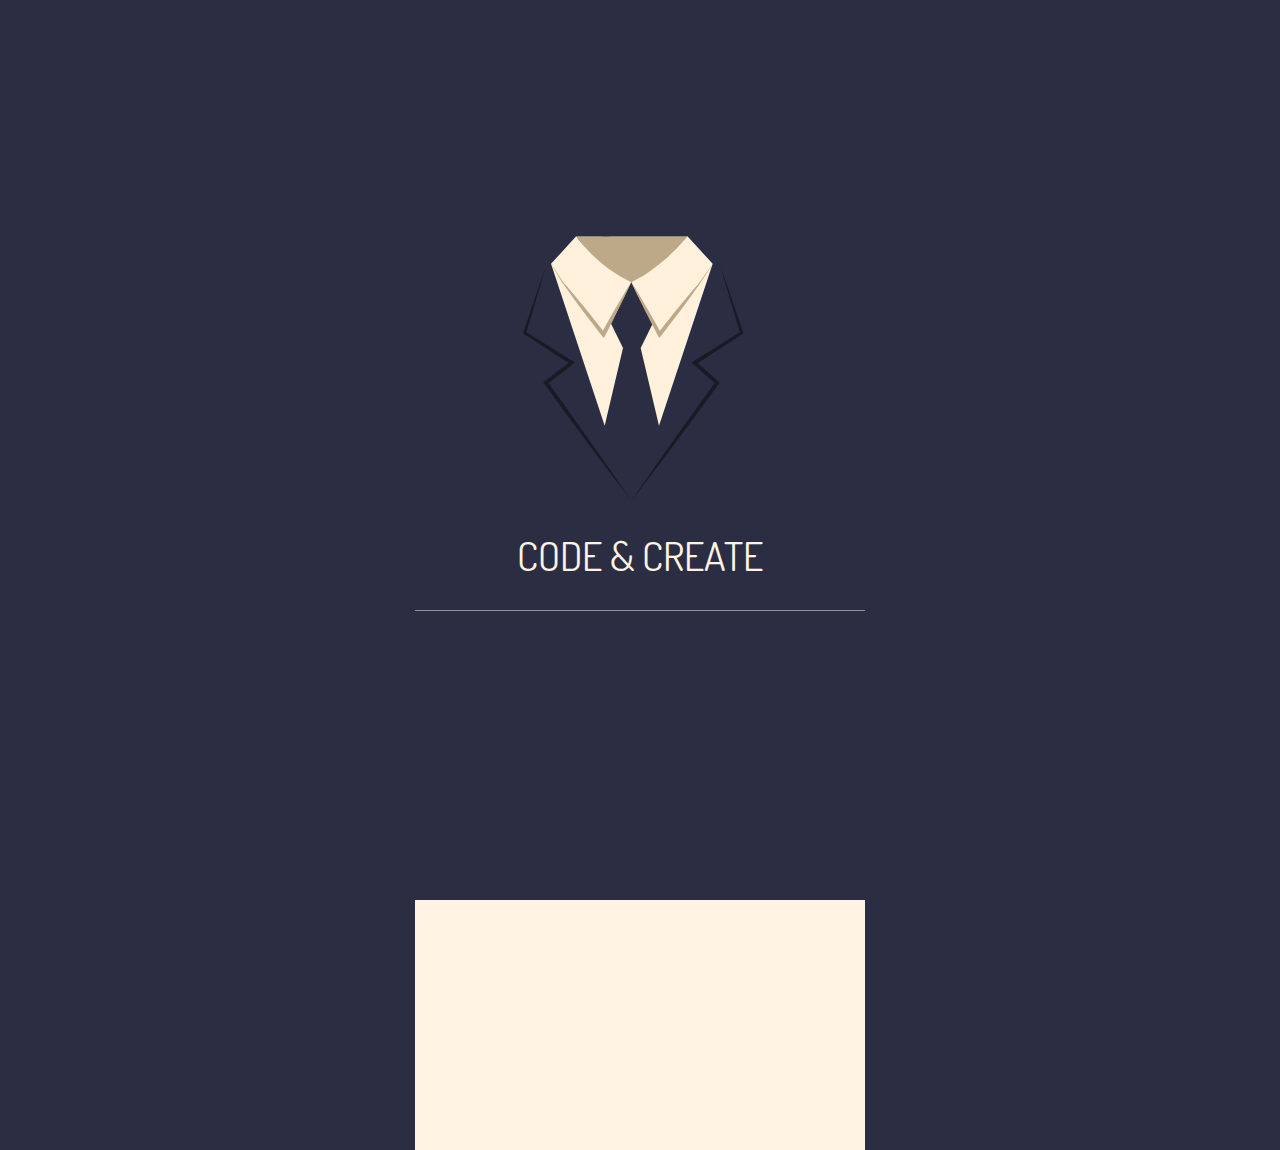
<file: index.html>
<!DOCTYPE html>
<html>
<head>
<meta charset="utf-8"/>
<meta http-equiv="X-UA-Compatible" content="IE=edge"/>
<meta name="viewport" content="width=device-width, initial-scale=1.0">
<title>김준영의 포트폴리오</title>
<link rel="stylesheet" type="text/css" href="common.css"/>
<link rel="stylesheet" type="text/css" href="index.css"/>
</head>
<body>
    <div id="bg">
        <div id="introduce_box">
            <img id="svg_suit" src="./svgs/main_suit.svg" alt="Suit">
            <div id="initial">
                <span>CODE & CREATE</span>
            </div>
            <div id="introduce_underline"></div>
            
        </div>
        <div id="message_box">
            <div id="message">
                <span>코드 역시 하나의 작품입니다.<br/>저는 작품을 만드는 </span>
                <span style="text-decoration:underline;">김준영</span>
                <span> 입니다.</span>                    
            </div>
            <img id="img_double_arrow" src="./images/DoubleArrow.png" alt="Arrow">
        </div>
        <div id="cover_box"></div>  
    </div>
</body>
<script>
document.addEventListener("DOMContentLoaded", function(){
    //접속 기기가 모바일인지 체크하는 함수
    function is_mobile() {
        return /Android|webOS|iPhone|iPad|iPod|BlackBerry|IEMobile|Opera Mini/i.test(navigator.userAgent);
    }
    //첫 클릭
    function first_click() {
        let msg_box = document.getElementById("message_box");
        msg_box.style.visibility = "visible";
        msg_box.style.bottom = "-50px";
        document.getElementById("bg").style.cursor = "unset";
    }
    //두번째 클릭, 페이지 이동
    function second_click() {
        document.getElementById("cover_box").style.top = 0;
        setTimeout(expand_box,1000);
    }
    function expand_box() {
        document.getElementById("cover_box").style.width = "100vw";
        setTimeout(function(){location.href="./profile.html";},1000);
    }

    //이벤트
    document.getElementById("bg").addEventListener("click", first_click);
    document.getElementById("img_double_arrow").addEventListener("click", second_click);
    

    //모바일 대응 불가 알림
    if(is_mobile()) {
        alert("이 페이지는 현재 모바일 대응이 되지 않습니다. 모바일 기기로 접속하셨을 경우, 올바르게 동작하지 않을 수도 있습니다.");
    }
});
</script>
</file>
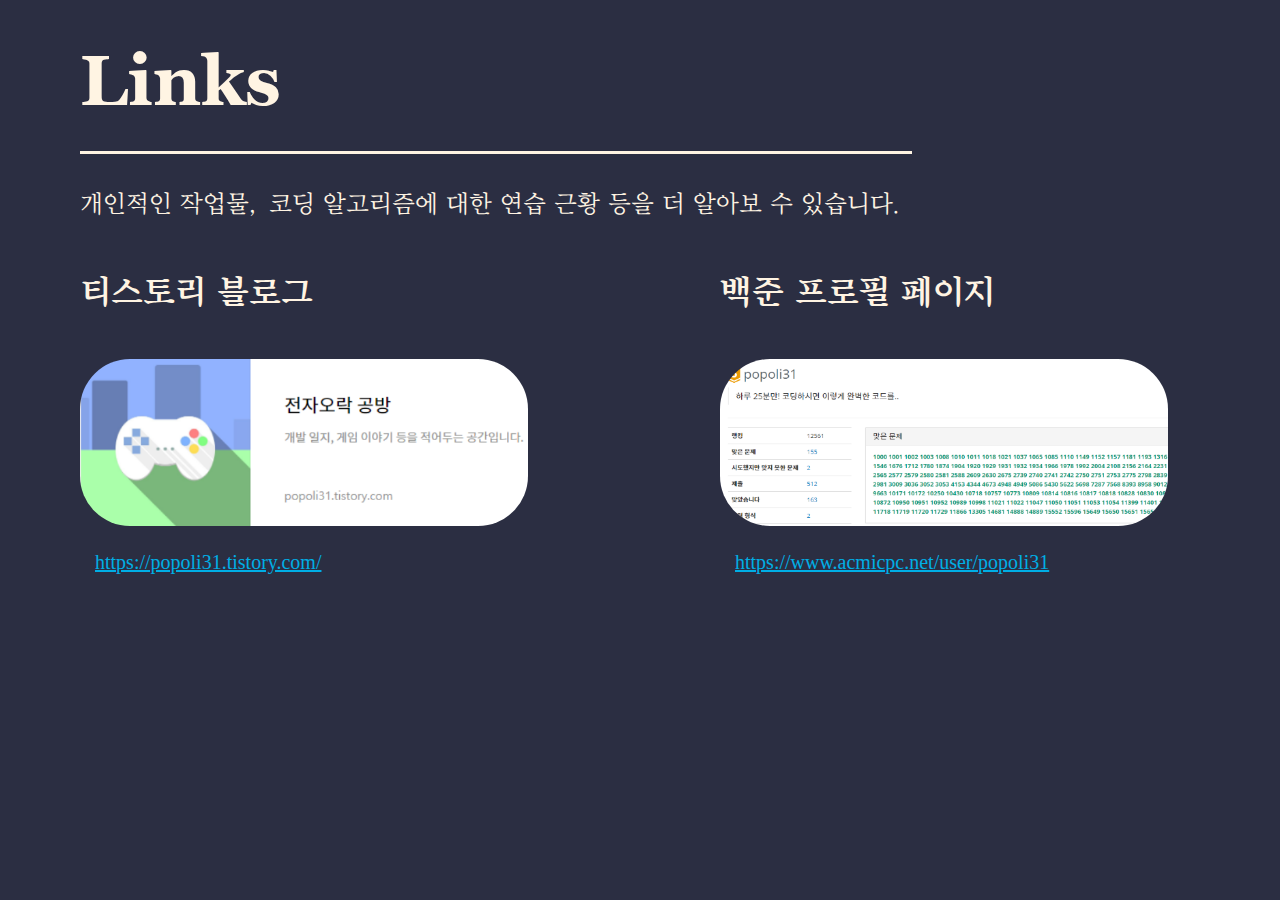
<file: links.html>
<!DOCTYPE html>
<html>
<head>
<meta charset="utf-8"/>
<meta http-equiv="X-UA-Compatible" content="IE=edge"/>
<meta name="viewport" content="width=device-width, initial-scale=1.0">
<title>김준영의 포트폴리오 - 링크</title>
<link rel="stylesheet" type="text/css" href="common.css"/>
<link rel="stylesheet" type="text/css" href="links.css"/>
</head>
<body>
    <div class="page_title" id="links">
        <span>Links</span>
    </div>
    <div class="title_line"></div>
    <div id="links_introduce">
		<span>개인적인 작업물, 코딩 알고리즘에 대한 연습 근황 등을 더 알아보 수 있습니다.</span>
	</div>
    <div id="link_container">
        <div class="link_box" id="link_1">
            <span class="link_title">티스토리 블로그</span>
            <img class="link_img" id="img_blog" src="./images/Blog.png" alt="Blog">
            <span class="link_link" id="link_blog">https://popoli31.tistory.com/</span>
        </div>
        <div class="link_box" id="link_2">
            <span class="link_title">백준 프로필 페이지</span>
            <img class="link_img" id="img_baek" src="./images/Baekjoon.png" alt="Baekjoon">
            <span class="link_link" id="link_baek">https://www.acmicpc.net/user/popoli31</span>
        </div>
    </div>
</body>
<script>
document.addEventListener("DOMContentLoaded", function(){
    //해당하는 링크 열기
    function open_link() {
        let target_link;
        if(this.className == "link_img") {
            target_link = this.nextSibling.nextSibling.innerText;
        }
        else {
            target_link = this.innerText;
        }

        if(target_link) window.open(target_link);
        else console.log("링크를 여는 데에 문제가 발생했습니다.");
    }
    
    //페이지 로딩 효과 (페이드아웃)
	setTimeout(() => {
		document.body.style.opacity = "1";
	}, 1)

    
    //링크 요소들의 클릭 이벤트 추가
    let link_imgs = document.getElementsByClassName("link_img");
    let links = document.getElementsByClassName("link_link");

    for(let img of link_imgs) {
        img.addEventListener("click", open_link);
    }
    for(let link of links) {
        link.addEventListener("click", open_link);
    }

    
});
</script>
</file>
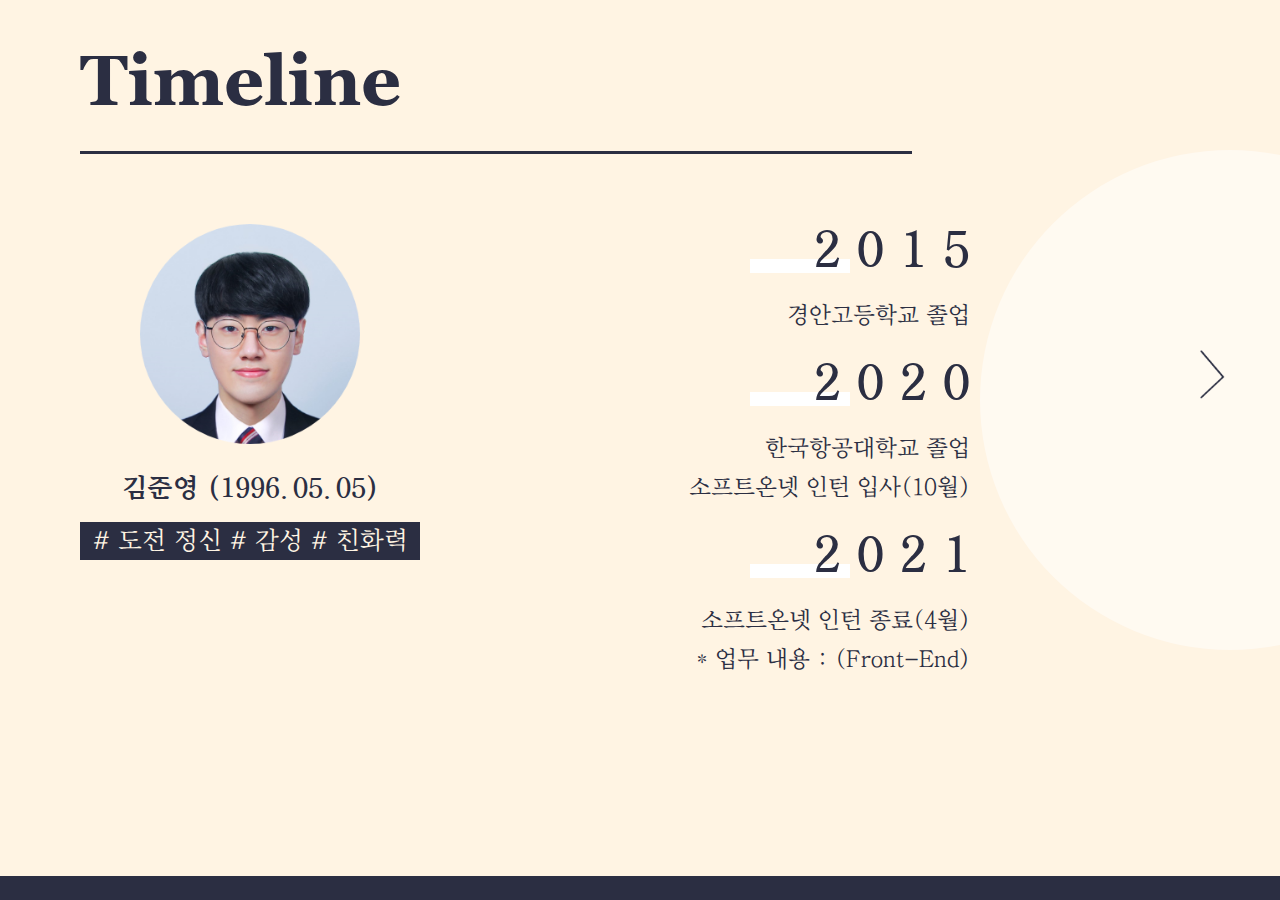
<file: profile.html>
<!DOCTYPE html>
<html>
<head>
<meta charset="utf-8"/>
<meta http-equiv="X-UA-Compatible" content="IE=edge"/>
<meta name="viewport" content="width=device-width, initial-scale=1.0">
<title>김준영의 포트폴리오 - 프로필</title>
<link rel="stylesheet" type="text/css" href="common.css"/>
<link rel="stylesheet" type="text/css" href="profile.css"/>
</head>
<body>
	<div id="top_container"> 
		<div class="profile_page" id="page_1">
			<div class="page_title" id="timeline">
				<span>Timeline</span>
			</div>
			<div class="title_line"></div>
			<div id="my_info">
				<div id="profile_box">
					<img id="my_photo" src="./images/Photo.png" alt="photo">
					<span id="name_birth">김준영 (1996.05.05)</span>
					<div id="my_hashtag">
						<span># 도전 정신 # 감성 # 친화력</span>
					</div>
				</div>
				<div id="my_history">
					<div class="year_box">				
						<span class="years">2 0 1 5</span>
						<div class="whitebox"></div>
						<span class="contents">경안고등학교 졸업</span>
					</div>
					<div class="year_box">					
						<span class="years">2 0 2 0</span>
						<div class="whitebox"></div>
						<span class="contents">한국항공대학교 졸업</span>
						<span class="contents">소프트온넷 인턴 입사(10월)</span>
					</div>
					<div class="year_box">					
						<span class="years">2 0 2 1</span>
						<div class="whitebox"></div>
						<span class="contents">소프트온넷 인턴 종료(4월)</span>
						<span class="contents">* 업무 내용 : (Front-End)</span>
					</div>
				</div>
			</div>
			<div id="div_man">
				<img id="svg_man" src="./svgs/profile_man.svg" alt="man">
			</div>
			
		</div>
		<div class="profile_page" id="page_2">
			<div class="page_title" id="skills">
				<span>Skills</span>
			</div>
			<div class="title_line"></div>
			<div id="div_skills">
				<img class="skill" id="JS" src="./images/JS.png" alt="JS">
				<div class="skill_bar" id="bar_JS">
					<span class="skill_bar_degree"></span>
				</div>

				<img class="skill" id="HTML" src="./images/HTML.png" alt="HTML">
				<div class="skill_bar" id="bar_HTML">
					<span class="skill_bar_degree"></span>
				</div>

				<img class="skill" id="Cpp" src="./images/C++.png" alt="Cpp">
				<div class="skill_bar" id="bar_Cpp">
					<span class="skill_bar_degree"></span>
				</div>

				<img class="skill" id="SQL" src="./images/SQL.png" alt="SQL">
				<div class="skill_bar" id="bar_SQL">
					<span class="skill_bar_degree"></span>
				</div>

				<img class="skill" id="Java" src="./images/Java.png" alt="Java">
				<div class="skill_bar" id="bar_Java">
					<span class="skill_bar_degree"></span>
				</div>

				<img class="skill" id="Python" src="./images/Python.png" alt="Python">
				<div class="skill_bar" id="bar_Python">
					<span class="skill_bar_degree"></span>
				</div>
			</div>
		</div>	
	</div>
	<div id="circle_next">
		<img id="arrow_right" src="./images/arrow_right.png" alt="next">
	</div>
	<div id="footer"></div>
</div>
</body>
</html>
<script>
document.addEventListener("DOMContentLoaded", function(){
	//skill의 막대 길이
	let skills = {JS: 66, HTML: 58, Cpp: 80, SQL: 40, Java: 40, Python: 60};

	//스킬 막대 셋팅 함수
	function set_skill_bar() {
		for(let key in skills) {
			let key_elem = document.querySelector(".skill_bar#bar_" + key + " .skill_bar_degree");
			key_elem.innerHTML = skills[key] + "%";
			key_elem.style.width = skills[key] + "%";
		}
	}

	//화면 슬라이드 함수
	function move_right() {
		let top_container = document.getElementById("top_container");
		top_container.style.position = "absolute";
		top_container.style.left = "-100%";
		document.getElementById("div_man").style.display = "none";	
		
		this.removeEventListener("click", move_right);
		this.addEventListener("click", go_next_page);
		//스킬 바 애니메이션
		setTimeout(set_skill_bar, 500);
	}

	//다음 페이지로 넘기는 함수
	function go_next_page() {
		document.getElementById("top_container").style.opacity = "0";
		setTimeout(function(){document.getElementById("footer").style.top = "0";}, 500);
		setTimeout(function(){location.href="./links.html";},1400);
	}
	
	//페이지 로딩 효과 (페이드아웃)
	setTimeout(() => {
		document.body.style.opacity = "1";
	}, 1)

	//이벤트 추가
	document.getElementById("arrow_right").addEventListener("click", move_right);

});
</script>
</file>
<file: common.css>
@font-face {
    font-family: 'Dosis';
    src: url("./fonts/Dosis.ttf");
    font-weight: normal;
    font-style: normal;
}

@font-face {
    font-family: 'BareunBatang 1Light';
    src: url("./fonts/BareunBatangL.ttf");
    font-weight: normal;
    font-style: normal;
}


@font-face {
    font-family: 'BareunBatang 2Medium';
    src: url("./fonts/BareunBatangM.ttf");
    font-weight: normal;
    font-style: normal;
}

@font-face {
    font-family: 'BareunBatang 3Bold';
    src: url("./fonts/BareunBatangPro3.ttf");
    font-weight: normal;
    font-style: normal;
}

@font-face {
    font-family: 'Georgia Bold';
    src: url("./fonts/georgia bold.ttf");
    font-weight: normal;
    font-style: normal;
}
body {
    margin : 0;
    min-width: 600px;
    overflow: hidden;
}
</file>
<file: index.css>
body {
	background-color: rgba(43,46,66,1);
}

#bg {
    display : flex;
    flex-flow: column;
    align-items: center;
	justify-content: center;
	width: 100vw;
	height: 100vh;
	background-color: rgba(43,46,66,1);
	overflow: hidden;
	cursor: pointer;
}
#introduce_box{
	display: flex;
	flex-flow: column;
	align-items: center;
	width: 550px;
    flex-flow: column;
}

#svg_suit {
	position: relative;
	right: 10px;
    width: 100%;
}

#initial {
	position: relative;
	top: -170px;
	text-align: left;
	font-family: "Dosis";
	font-weight: 200;
	font-size: 40px;
	color: rgba(255,244,227,1);
}

#introduce_underline {
    position: relative;
	top: -140px;
	opacity: 0.5;
	background-color: rgba(255,244,227,1);
    width: 450px; 
    height: 1px;
}

#message_box {
	display: flex;
	flex-flow: column;
	align-items: center;
    position: absolute;
    bottom: -250px;
    width: 450px;
    height: 250px;
    background-color: rgba(191, 184, 178, 1);
    visibility: hidden;
	transition: bottom 1.0s;
}

#message {
	position: relative;
    top: 35px;
	line-height: 37px;
	margin-top: -6.5px;
	text-align: center;
	font-family: "BareunBatang 2Medium";
	font-size: 20px;
	color: rgba(43,46,66,1);
}

#img_double_arrow {
	position: relative;
	top: 80px;
	width: 40px;
	height: 25px;
	cursor: pointer;
}

#cover_box {
	position: fixed;
	top : 100%;
	width: 450px;
	height: 100vh;
	transition: all 1.0s;
	overflow: hidden;
	background-color: rgba(255, 244, 227, 1);
}
</file>
<file: links.css>
body {
    opacity: 0;
	transition: opacity 1.0s; 
    background-color: rgba(43,46,66,1);
	overflow-y: auto;
}

.page_title {
	position: relative;
	left: 80px;
	top: 40px;
	overflow: visible;
	width: 340px;
	white-space: nowrap;
	text-align: left;
	font-family: 'Georgia Bold';
	font-weight: bold;
	font-size: 70px;
	color: rgba(255,244,227,1);
}

.title_line {
	position: relative;
	left: 80px;
	top: 70px;
	width: 65vw;
	max-width: 1000px;
	min-width: 400px;
	height: 3px;
	background-color: rgba(255,244,227,1);
}

#links_introduce {  
	position: relative;
    left: 80px;
	top: 100px;
	line-height: 40px;
	font-family: "BareunBatang 1Light";
	font-size: 25px;
	color: rgba(255,244,227,1);
	margin-right: 100px;
}

#link_container {
    position: relative;
    left: 80px;
    top: 150px;
    display: flex;
    flex-wrap: wrap;
    justify-content:space-between;
    width: 85vw;
}

.link_box {
    display: flex;
    flex-flow: column;
	margin-bottom: 100px;
}

.link_title {
	font-family: "BareunBatang 3Bold";
	font-size: 35px;
	color: rgba(255,244,227,1);
    margin-bottom: 50px;
}

.link_img {
    border-radius: 50px;
    width: 35vw;
    min-width: 380px;
    margin-bottom: 25px;
    cursor: pointer;
}

.link_link {
	font-family: Georgia;
	font-size: 20px;
	color: rgba(0,174,229,1);
	text-decoration: underline;
    cursor: pointer;
    margin-left: 15px;
}
</file>
<file: profile.css>
body {
	opacity: 0;
	transition: opacity 1.0s; 
	background-color: rgba(255,244,227,1);
	overflow-y: auto;
}

#top_container {
	display: flex;
	left: 0px;
	width: 200vw;
	height: 100vh;
	overflow-x: hidden;
	transition: left 1.0s, opacity 0.5s;
}

.profile_page {
	width: 100%;
	height: 100%;
}

#footer {
	position: fixed;
	top: calc(100% - 24px);
	width: 100%;
	height: 100%;
	background-color: rgba(43,46,66,1);
	transition: top, 0.8s;
	z-index: 1000;
}

.page_title {
	position: relative;
	left: 80px;
	top: 40px;
	overflow: visible;
	width: 340px;
	white-space: nowrap;
	text-align: left;
	font-family: 'Georgia Bold';
	font-weight: bold;
	font-size: 70px;
	color: rgba(43,46,66,1);
}

.title_line {
	position: relative;
	left: 80px;
	top: 70px;
	width: 65vw;
	max-width: 1000px;
	min-width: 400px;
	height: 3px;
	background-color: rgba(43,46,66,1);
}

#div_man {
	position: absolute;
	right: 100px;
	height: 700px;
	bottom: 0px;
	width: 280px;
	overflow: hidden;
	display: none;
}
#svg_man {
	width : 100%;
}

/*가로길이가 충분치 않을 경우 숨김*/
@media (min-width:1400px){ 
	#div_man {
		display: block;	
	}
}

#my_info {
	display: flex;
	flex-wrap: wrap;
	position: relative;
	left: 80px;
	top: 140px;
}

#profile_box {
	display: flex;
	align-items: center;
	flex-flow: column;
	margin-right: 150px;
	margin-bottom: 150px;
}

#my_photo {
	width: 220px;
	height: 220px;
	overflow: visible;
}

#name_birth {
	text-align: left;
	font-family: "BareunBatang 3Bold";
	white-space: nowrap;
	font-size: 28px;
	color: rgba(43,46,66,1);
	margin-top: 30px;
}

#my_hashtag {
	width: 340px;
	height: 33px;
	padding-top : 5px;
	text-align: center;
	font-family: "BareunBatang 1Light";
	font-size: 26px;
	color: rgba(255,244,227,1);
	background-color: rgba(43,46,66,1);
	margin-top: 20px;
}

#my_history {
	display: flex;
	flex-flow: column;
	width: 400px;
	margin-bottom: 50px;
}

#my_history .year_box {
	display: flex;
	flex-flow: column;
	margin-bottom: 30px;
}

#my_history .whitebox {
	position: relative;
	left: 180px;
	top: -15px;
	width: 100px;
	height: 14px;
	background-color: white;
	z-index: 10;
}

#my_history .years {
	text-align: left;
	font-family: "BareunBatang 3Bold";
	font-size: 50px;
	color: rgba(43,46,66,1);
	margin-left: auto;
	z-index: 100;
}
#my_history .contents {
	text-align: right;
	font-family: "BareunBatang 1Light";
	font-size: 24px;
	color: rgba(43,46,66,1);
	margin-top: 15px;
}

#circle_next {
	position: fixed;
	right: -200px;
	top: 150px;
	width: 500px;
	height: 500px;
	border-radius: 50%;
	background-color: rgba(255, 255, 255, 0.5);
	z-index:100;
}

#arrow_right {
	position: relative;
	left: 220px;
	top: 200px;
	width: 25px;
	cursor: pointer;
}

#div_skills {
	display: grid;
	position: relative;
	left: 100px;
	top: 150px;
	grid-template-rows: repeat(6, 60px);
	grid-template-columns: 70px 50vw;
	row-gap: 20px;
	column-gap: 20px;
}

.skill {
	width: 60px;
}

.skill_bar {
	width: 50vw;
	height : 40px;
	border-radius: 40px;
	margin-top : 10px;
	overflow: hidden;
	background-color: rgba(230, 219, 204, 1);
}


.skill_bar_degree {
	display: block;
	height: 100%;
	width: 0;	
	box-sizing: border-box;
	border-radius: 40px;
	font-family: "Gothic";
	font-size: 20px;
	text-align: right;
	line-height: 40px;
	color: white;
	padding-left: 5px;
	padding-right: 5px;
	transition: width 1.0s;
}



.skill_bar#bar_JS .skill_bar_degree{
	background-color: rgb(240, 207, 22); 
}

.skill_bar#bar_HTML .skill_bar_degree{
	background-color: rgba(241, 101, 40, 1);	
}

.skill_bar#bar_Cpp .skill_bar_degree{

	background-color: rgba(101, 154, 201, 1);	
}

.skill_bar#bar_SQL .skill_bar_degree{
	background-color: rgba(77, 77, 77, 1);	
}

.skill_bar#bar_Java .skill_bar_degree{
	background-color: rgba(234, 106, 106, 1);	
}

.skill_bar#bar_Python .skill_bar_degree{
	background-color: rgba(71, 192, 176, 1);	
}
</file>
